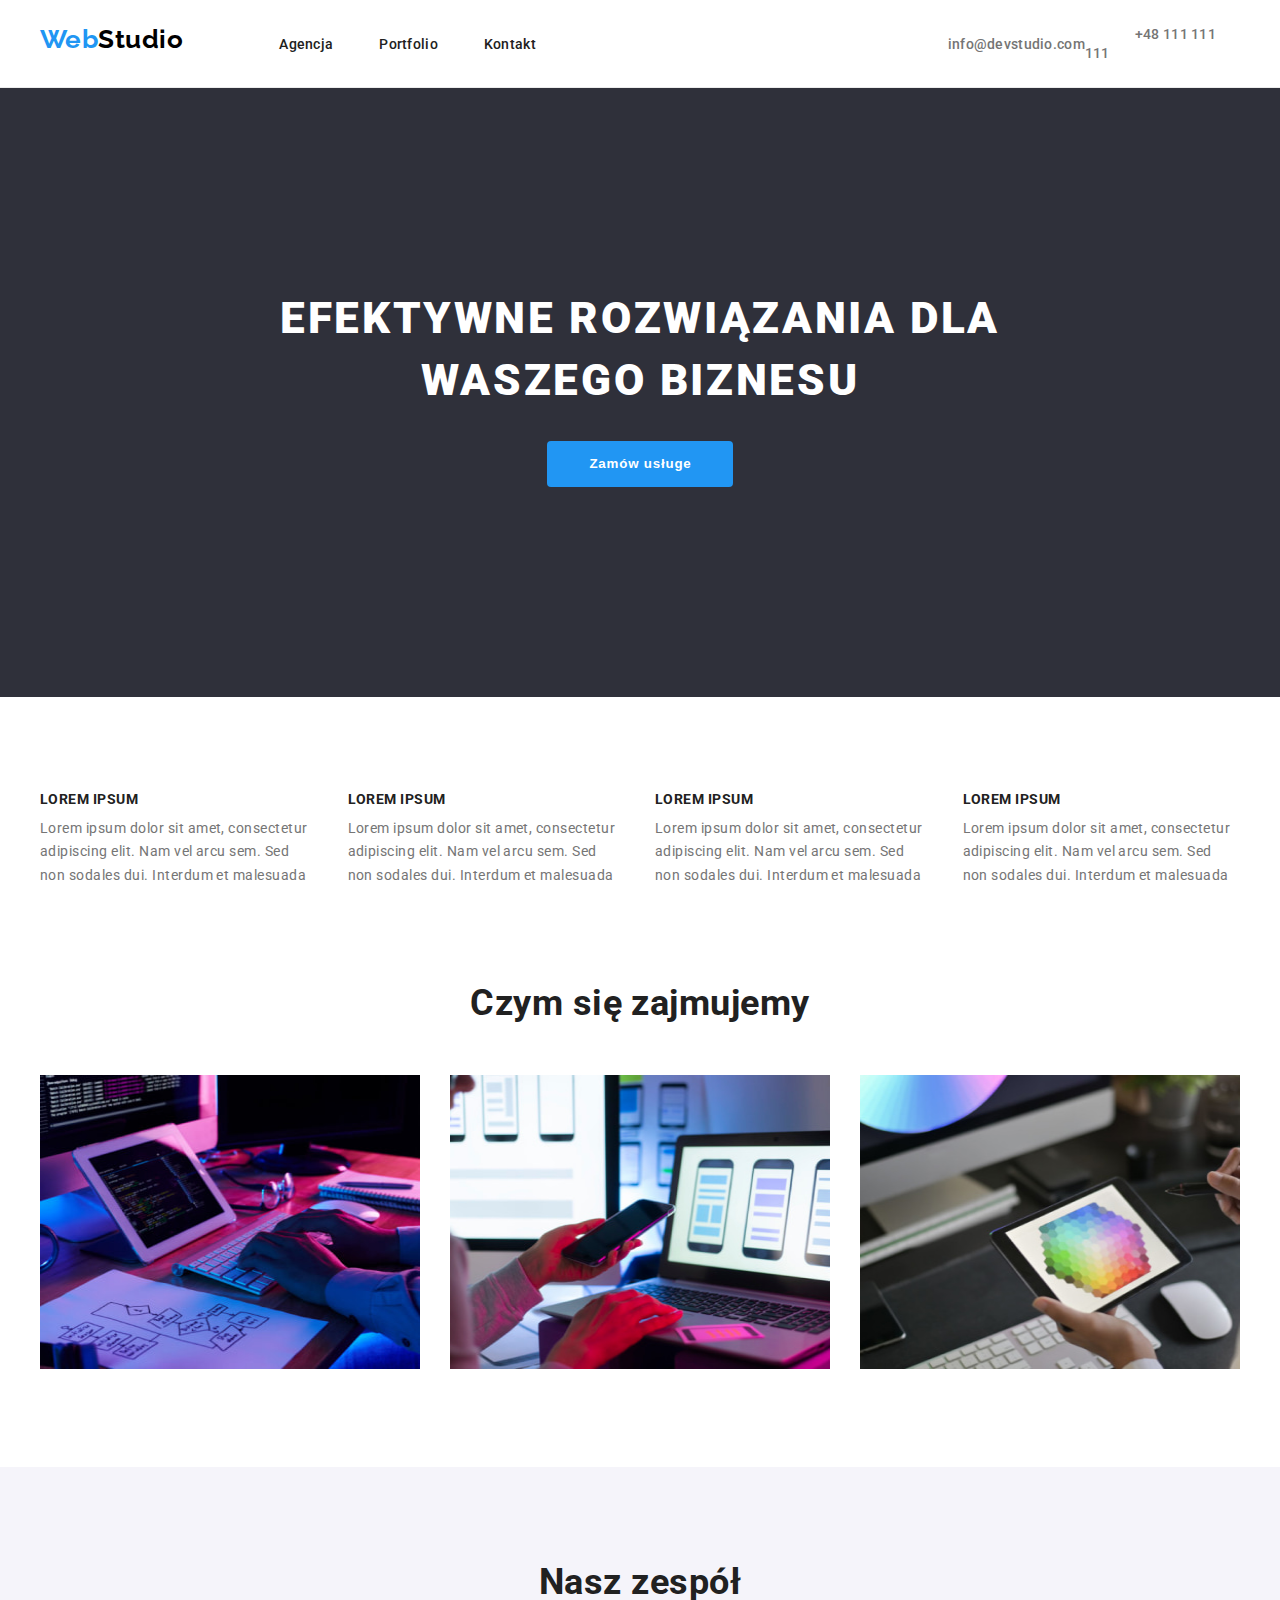
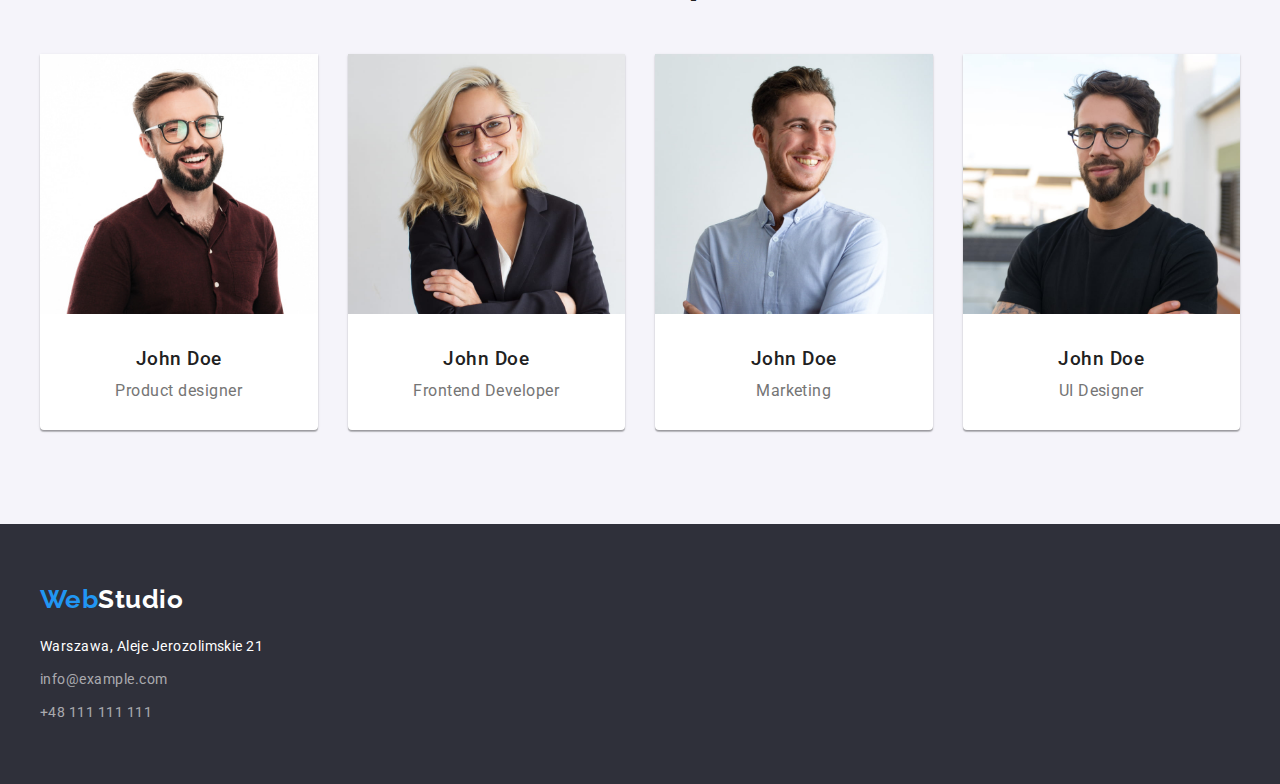
<file: index.html>
<!DOCTYPE html>
<html lang="pl">
  <head>
    <meta charset="UTF-8" />
    <meta http-equiv="X-UA-Compatible" content="IE=edge" />
    <meta name="viewport" content="width=device-width, initial-scale=1.0" />
    <title>WebStudio</title>
    <link rel="preconnect" href="https://fonts.googleapis.com" />
    <link rel="preconnect" href="https://fonts.gstatic.com" crossorigin />
    <link
      href="https://fonts.googleapis.com/css2?family=Raleway:wght@700&family=Roboto:wght@400;500;700;900&display=swap"
      rel="stylesheet"
    />
    <link
      rel="stylesheet"
      href="https://cdnjs.cloudflare.com/ajax/libs/modern-normalize/1.1.0/modern-normalize.min.css"
      integrity="sha512-wpPYUAdjBVSE4KJnH1VR1HeZfpl1ub8YT/NKx4PuQ5NmX2tKuGu6U/JRp5y+Y8XG2tV+wKQpNHVUX03MfMFn9Q=="
      crossorigin="anonymous"
      referrerpolicy="no-referrer"
    />
    <link rel="stylesheet" href="css/styles.css" />
  </head>
  <body>
    <header class="header-border">
      <div class="container">
        <nav class="box-navigation">
          <a href="index.html" class="logo"
            >Web<span class="logo-word-primary">Studio</span>
          </a>
          <ul class="box-menu">
            <li>
              <a href="index.html" class="page">Agencja</a>
            </li>
            <li>
              <a href="portfolio.html" class="page">Portfolio</a>
            </li>
            <li><a href="#" class="page">Kontakt</a></li>
          </ul>
          <ul class="box-contact">
            <li>
              <a href="mailto:info@devstudio.com" class="contact-primary"
                >info@devstudio.com</a
              >
            </li>
            <li>
              <a href="tel:+48111111111" class="contact-primary"
                >+48 111 111 111</a
              >
            </li>
          </ul>
        </nav>
      </div>
    </header>

    <main>
      <section class="offer-background">
        <div class="container">
          <h1 class="offer">Efektywne rozwiązania dla waszego biznesu</h1>
          <div class="box-button">
            <button type="button" class="offer-button">Zamów usługe</button>
          </div>
        </div>
      </section>
      <section class="section">
        <div class="container">
          <ul class="card-set-description">
            <li class="item">
              <h3 class="list-primary">Lorem ipsum</h3>
              <p class="description-primary">
                Lorem ipsum dolor sit amet, consectetur adipiscing elit. Nam vel
                arcu sem. Sed non sodales dui. Interdum et malesuada
              </p>
            </li>
            <li class="item">
              <h3 class="list-primary">Lorem ipsum</h3>
              <p class="description-primary">
                Lorem ipsum dolor sit amet, consectetur adipiscing elit. Nam vel
                arcu sem. Sed non sodales dui. Interdum et malesuada
              </p>
            </li>
            <li class="item">
              <h3 class="list-primary">Lorem ipsum</h3>
              <p class="description-primary">
                Lorem ipsum dolor sit amet, consectetur adipiscing elit. Nam vel
                arcu sem. Sed non sodales dui. Interdum et malesuada
              </p>
            </li>
            <li class="item">
              <h3 class="list-primary">Lorem ipsum</h3>
              <p class="description-primary">
                Lorem ipsum dolor sit amet, consectetur adipiscing elit. Nam vel
                arcu sem. Sed non sodales dui. Interdum et malesuada
              </p>
            </li>
          </ul>
        </div>
      </section>
      <section class="section-secondary">
        <div class="container">
          <h2 class="topic">Czym się zajmujemy</h2>
          <ul class="card-set-tasks">
            <li class="item-tasks">
              <img
                class="width"
                src="images/items1.jpg"
                alt="komputer"
                width="370"
                height="294"
              />
            </li>
            <li class="item-tasks">
              <img
                class="width"
                src="images/items2.jpg"
                alt="laptop"
                width="370"
                height="294"
              />
            </li>
            <li class="item-tasks">
              <img
                class="width"
                src="images/items3.jpg"
                alt="tablet"
                width="370"
                height="294"
              />
            </li>
          </ul>
        </div>
      </section>
      <section class="people">
        <div class="container">
          <h2 class="topic">Nasz zespół</h2>
          <ul class="card-set-people">
            <li class="card">
              <img
                class="width"
                src="images/person1.jpg"
                alt="mezczyzna"
                width="270"
                height="260"
              />
              <h3 class="name">John Doe</h3>
              <p class="function">Product designer</p>
            </li>
            <li class="card">
              <img
                class="width"
                src="images/person2.jpg"
                alt="kobieta"
                width="270"
                height="260"
              />
              <h3 class="name">John Doe</h3>
              <p class="function">Frontend Developer</p>
            </li>
            <li class="card">
              <img
                class="width"
                src="images/person3.jpg"
                alt="mezczyzna2"
                width="270"
                height="260"
              />
              <h3 class="name">John Doe</h3>
              <p class="function">Marketing</p>
            </li>
            <li class="card">
              <img
                class="width"
                src="images/person4.jpg"
                alt="mezczyzna3"
                width="270"
                height="260"
              />
              <h3 class="name">John Doe</h3>
              <p class="function">UI Designer</p>
            </li>
          </ul>
        </div>
      </section>
    </main>

    <footer class="bottom">
      <div class="container">
        <a class="logo-bottom"
          >Web<span class="logo-word-secondary">Studio</span></a
        >
        <address>
          <ul>
            <li class="place">Warszawa, Aleje Jerozolimskie 21</li>
            <li class="contact-bottom">
              <a href="mailto:info@example.com" class="contact-secondary"
                >info@example.com</a
              >
            </li>
            <li>
              <a href="tel:+48111111111" class="contact-secondary"
                >+48 111 111 111</a
              >
            </li>
          </ul>
        </address>
      </div>
    </footer>
  </body>
</html>
</file>
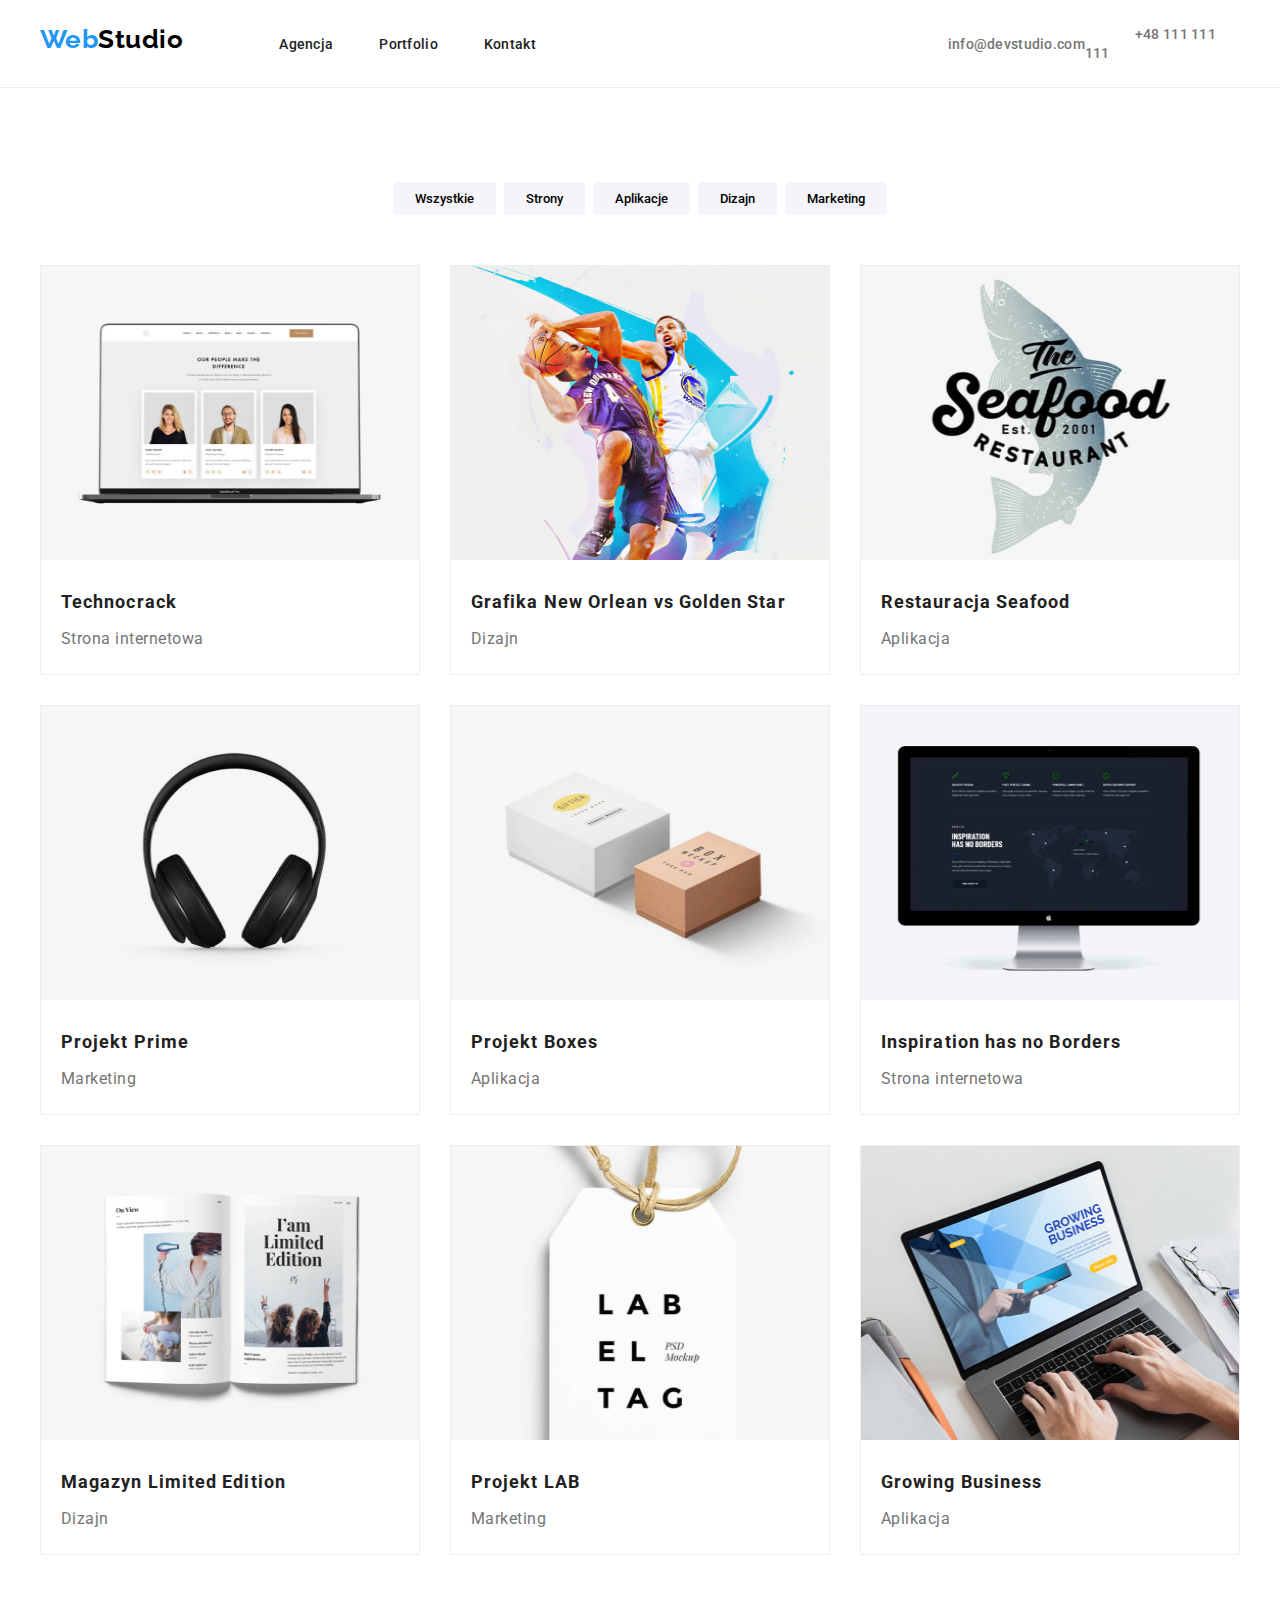
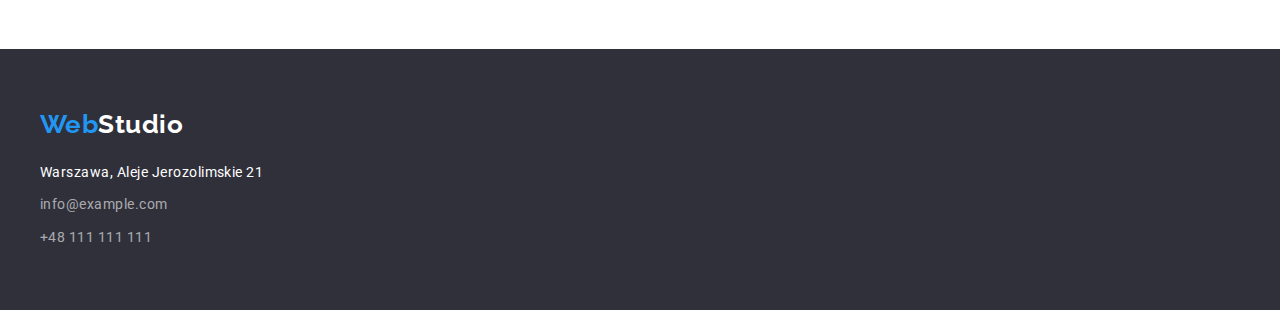
<file: portfolio.html>
<!DOCTYPE html>
<html lang="pl">
  <head>
    <meta charset="UTF-8" />
    <meta http-equiv="X-UA-Compatible" content="IE=edge" />
    <meta name="viewport" content="width=device-width, initial-scale=1.0" />
    <title>Portfolio</title>
    <link rel="preconnect" href="https://fonts.googleapis.com" />
    <link rel="preconnect" href="https://fonts.gstatic.com" crossorigin />
    <link
      href="https://fonts.googleapis.com/css2?family=Raleway:wght@700&family=Roboto:wght@400;500;700;900&display=swap"
      rel="stylesheet"
    />
    <link
      rel="stylesheet"
      href="https://cdnjs.cloudflare.com/ajax/libs/modern-normalize/1.1.0/modern-normalize.min.css"
      integrity="sha512-wpPYUAdjBVSE4KJnH1VR1HeZfpl1ub8YT/NKx4PuQ5NmX2tKuGu6U/JRp5y+Y8XG2tV+wKQpNHVUX03MfMFn9Q=="
      crossorigin="anonymous"
      referrerpolicy="no-referrer"
    />
    <link rel="stylesheet" href="css/styles.css" />
  </head>
  <body>
    <header class="header-border">
      <div class="container">
        <nav class="box-navigation">
          <a href="index.html" class="logo"
            >Web<span class="logo-word-primary">Studio</span></a
          >
          <ul class="box-menu">
            <li>
              <a href="index.html" class="page">Agencja</a>
            </li>
            <li>
              <a href="portfolio.html" class="page">Portfolio</a>
            </li>
            <li>
              <a href="#" class="page">Kontakt</a>
            </li>
          </ul>
          <ul class="box-contact">
            <li>
              <a href="mailto:info@devstudio.com" class="contact-primary"
                >info@devstudio.com</a
              >
            </li>
            <li>
              <a href="tel:+48111111111" class="contact-primary"
                >+48 111 111 111</a
              >
            </li>
          </ul>
        </nav>
      </div>
    </header>

    <main>
      <section class="section">
        <div class="container">
          <ul class="card-set-types">
            <li class="item-types">
              <button type="button" class="button-active">Wszystkie</button>
            </li>
            <li class="item-types">
              <button type="button" class="button-active">Strony</button>
            </li>
            <li class="item-types">
              <button type="button" class="button-active">Aplikacje</button>
            </li>
            <li class="item-types">
              <button type="button" class="button-active">Dizajn</button>
            </li>
            <li class="item-types">
              <button type="button" class="button-active">Marketing</button>
            </li>
          </ul>
          <ul class="card-set-projects">
            <li class="item-projects">
              <img
                class="width"
                src="images/portfolio1.jpg"
                alt="laptop"
                width="370"
                height="294"
              />
              <h3 class="name-of-the-project">Technocrack</h3>
              <p class="type-of-the-project">Strona internetowa</p>
            </li>
            <li class="item-projects">
              <img
                class="width"
                src="images/portfolio2.jpg"
                alt="koszykarze"
                width="370"
                height="294"
              />
              <h3 class="name-of-the-project">
                Grafika New Orlean vs Golden Star
              </h3>
              <p class="type-of-the-project">Dizajn</p>
            </li>
            <li class="item-projects">
              <img
                class="width"
                src="images/portfolio3.jpg"
                alt="logo restauracji"
                width="370"
                height="294"
              />
              <h3 class="name-of-the-project">Restauracja Seafood</h3>
              <p class="type-of-the-project">Aplikacja</p>
            </li>
            <li class="item-projects">
              <img
                class="width"
                src="images/portfolio4.jpg"
                alt="sluchawki"
                width="370"
                height="294"
              />
              <h3 class="name-of-the-project">Projekt Prime</h3>
              <p class="type-of-the-project">Marketing</p>
            </li>
            <li class="item-projects">
              <img
                class="width"
                src="images/portfolio5.jpg"
                alt="dwa pudelka"
                width="370"
                height="294"
              />
              <h3 class="name-of-the-project">Projekt Boxes</h3>
              <p class="type-of-the-project">Aplikacja</p>
            </li>
            <li class="item-projects">
              <img
                class="width"
                src="images/portfolio6.jpg"
                alt="monitor"
                width="370"
                height="294"
              />
              <h3 class="name-of-the-project">Inspiration has no Borders</h3>
              <p class="type-of-the-project">Strona internetowa</p>
            </li>
            <li class="item-projects">
              <img
                class="width"
                src="images/portfolio7.jpg"
                alt="magazyn"
                width="370"
                height="294"
              />
              <h3 class="name-of-the-project">Magazyn Limited Edition</h3>
              <p class="type-of-the-project">Dizajn</p>
            </li>
            <li class="item-projects">
              <img
                class="width"
                src="images/portfolio8.jpg"
                alt="zawieszka"
                width="370"
                height="294"
              />
              <h3 class="name-of-the-project">Projekt LAB</h3>
              <p class="type-of-the-project">Marketing</p>
            </li>
            <li class="item-projects">
              <img
                class="width"
                src="images/portfolio9.jpg"
                alt="laptop2"
                width="370"
                height="294"
              />
              <h3 class="name-of-the-project">Growing Business</h3>
              <p class="type-of-the-project">Aplikacja</p>
            </li>
          </ul>
        </div>
      </section>
    </main>

    <footer class="bottom">
      <div class="container">
        <a class="logo-bottom"
          >Web<span class="logo-word-secondary">Studio</span></a
        >
        <address>
          <ul>
            <li class="place">Warszawa, Aleje Jerozolimskie 21</li>
            <li class="contact-bottom">
              <a href="mailto:info@example.com" class="contact-secondary"
                >info@example.com</a
              >
            </li>
            <li>
              <a href="tel:+48111111111" class="contact-secondary"
                >+48 111 111 111</a
              >
            </li>
          </ul>
        </address>
      </div>
    </footer>
  </body>
</html>
</file>
<file: css/styles.css>
:root {
  --color-active: #2196f3;
  --logo-color: #2196f3;
  --logo-color-dark: #000000;
  --color-dark: #212121;
  --color-light: #ffffff;
  --color-light-secondary: #757575;
  --background-color-light: #f5f4fa;
  --background-color-dark: #2f303a;
  --border-color: #eeeeee;
  --font-primary: "Roboto", sans serif;
  --font-secondary: "Raleway";
}

* {
  margin: 0;
  padding: 0;
  box-sizing: border-box;
}
ul {
  list-style: none;
}
a {
  text-decoration: none;
}
button {
  cursor: pointer;
}

body {
  font-family: var(--font-primary);
  color: var(--color-dark);
  letter-spacing: 0.03em;
}

.section {
  padding: 94px 0;
}
.container {
  max-width: 1200px;
  width: 100%;
  margin: 0 auto;
}

.header-border {
  border-bottom: 1px solid #ececec;
}
.box-navigation {
  display: flex;
  padding: 24px 0 25px 0;
  column-gap: 46px;
}
.box-menu {
  display: flex;
  justify-content: space-between;
  align-items: center;
}
.box-contact {
  display: flex;
  justify-content: space-between;
  align-items: center;
  justify-content: flex-end;
  padding-left: 270px;
}
.logo {
  font-family: var(--font-secondary);
  font-weight: 700;
  font-size: 26px;
  line-height: 1.2;
  color: var(--logo-color);
  padding-right: 50px;
}
.logo-word-primary {
  color: var(--logo-color-dark);
}
.logo-word-secondary {
  color: var(--color-light);
}

.page:hover,
.page:focus,
.contact-primary:hover,
.contact-primary:focus,
.contact-secondary:hover,
.contact-secondary:focus {
  color: var(--color-active);
}
.page,
.contact-primary {
  font-weight: 500;
  font-size: 14px;
  line-height: 1.1;
  letter-spacing: 0.02em;
}
.page {
  color: var(--color-dark);
  padding-right: 46px;
}
.contact-primary {
  color: var(--color-light-secondary);
  padding-left: 50px;
}
.offer-background {
  background-color: var(--background-color-dark);
}
.offer {
  font-weight: 900;
  font-size: 44px;
  line-height: 1.4;
  text-align: center;
  letter-spacing: 0.06em;
  text-transform: uppercase;
  color: var(--color-light);
  padding: 200px 200px 30px 200px;
}
.box-button {
  padding-bottom: 210px;
  display: flex;
  justify-content: center;
}
.offer-button {
  background-color: var(--color-active);
  color: var(--color-light);
  border: none;
  border-radius: 4px;
  font-weight: 700;
  line-height: 1.9;
  letter-spacing: 0.06em;
  padding: 10px 41px 10px 42px;
}
.button-active {
  font-family: var(--font-primary);
  font-weight: 500;
  line-height: 1.6;
  background-color: var(--background-color-light);
}
.button-active:hover,
.button-active:focus {
  background-color: var(--color-active);
  color: var(--color-light);
}
.card-set-description {
  display: flex;
  flex-wrap: wrap;
  gap: 30px;
}
.item {
  flex-basis: calc((100% - 90px) / 4);
}
.list-primary {
  font-weight: 700;
  font-size: 14px;
  line-height: 16px;
  text-transform: uppercase;
  padding-bottom: 10px;
}
p {
  color: var(--color-light-secondary);
}
.description-primary {
  font-size: 14px;
  line-height: 1.7;
}
.section-secondary {
  padding-bottom: 94px;
}
.card-set-tasks {
  display: flex;
  flex-wrap: wrap;
  gap: 30px;
}
.item-tasks {
  flex-basis: calc((100% - 60px) / 3);
}
.width {
  width: 100%;
}
.people {
  background: var(--background-color-light);
  padding: 94px 0;
}
.topic {
  font-weight: 700;
  font-size: 36px;
  line-height: 1.2;
  text-align: center;
  padding-bottom: 50px;
}
.card-set-people {
  display: flex;
  flex-wrap: wrap;
  gap: 30px;
}
.card {
  background: var(--color-light);
  box-shadow: 0px 1px 3px rgba(0, 0, 0, 0.12), 0px 1px 1px rgba(0, 0, 0, 0.14),
    0px 2px 1px rgba(0, 0, 0, 0.2);
  border-radius: 0px 0px 4px 4px;
  flex-basis: calc((100% - 90px) / 4);
}
.name,
.function {
  line-height: 1.2;
  text-align: center;
}
.name {
  font-weight: 500;
  padding: 30px 0 10px 0;
}
.function {
  padding-bottom: 30px;
}
.card-set-types {
  display: flex;
  flex-wrap: wrap;
  gap: 8px;
  justify-content: center;
  padding-bottom: 50px;
}
.button-active {
  padding: 6px 22px 6px 22px;
  border: none;
  border-radius: 4px;
}
.card-set-projects {
  display: flex;
  flex-wrap: wrap;
  gap: 30px;
}
.item-projects {
  flex-basis: calc((100% - 60px) / 3);
  border: 1px solid #eeeeee;
}
.name-of-the-project {
  font-weight: 700;
  font-size: 18px;
  line-height: 2;
  letter-spacing: 0.06em;
  padding: 20px 24px 4px 20px;
}
.type-of-the-project {
  font-size: 16px;
  line-height: 30px;
  padding: 0 2px 20px 20px;
}
.bottom {
  padding: 60px 0;
  background: var(--background-color-dark);
}
.logo-bottom {
  font-family: var(--font-secondary);
  font-weight: 700;
  font-size: 26px;
  line-height: 1.2;
  color: var(--logo-color);
}
address {
  font-style: normal;
}
.place {
  font-size: 14px;
  line-height: 1.7;
  color: var(--color-light);
  padding: 20px 0 9px 0;
}
.contact-secondary {
  font-size: 14px;
  line-height: 1.7;
  color: rgba(255, 255, 255, 0.6);
}
.contact-bottom {
  padding-bottom: 9px;
}
</file>
